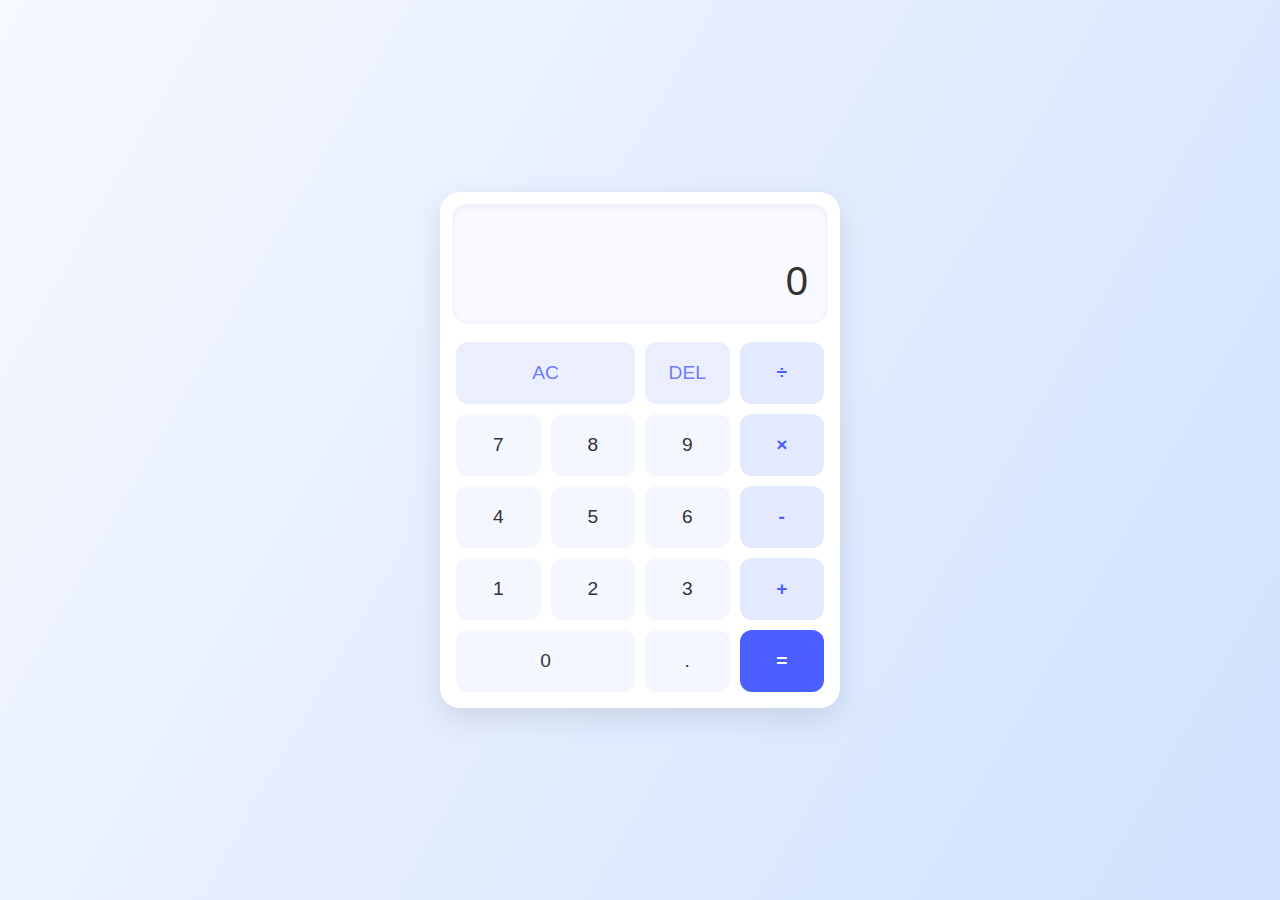
<file: Calculator/index.html>
<!DOCTYPE html>
<html lang="en">
<head>
    <meta charset="UTF-8">
    <meta name="viewport" content="width=device-width, initial-scale=1.0">
    <title>Modern Calculator</title>
    <link rel="stylesheet" href="styles.css">
</head>
<body>
    <div class="calculator-container">
        <div class="calculator">
            <div class="display">
                <div class="previous-operand" id="previous-operand"></div>
                <div class="current-operand" id="current-operand">0</div>
            </div>
            <button class="span-two operation-top" id="clear">AC</button>
            <button class="operation-top" id="delete">DEL</button>
            <button class="operation" data-operation="÷">÷</button>
            <button class="number" data-number="7">7</button>
            <button class="number" data-number="8">8</button>
            <button class="number" data-number="9">9</button>
            <button class="operation" data-operation="×">×</button>
            <button class="number" data-number="4">4</button>
            <button class="number" data-number="5">5</button>
            <button class="number" data-number="6">6</button>
            <button class="operation" data-operation="-">-</button>
            <button class="number" data-number="1">1</button>
            <button class="number" data-number="2">2</button>
            <button class="number" data-number="3">3</button>
            <button class="operation" data-operation="+">+</button>
            <button class="number span-two" data-number="0">0</button>
            <button class="number" data-number=".">.</button>
            <button class="equals" id="equals">=</button>
        </div>
    </div>
    <script src="script.js"></script>
</body>
</html>
</file>
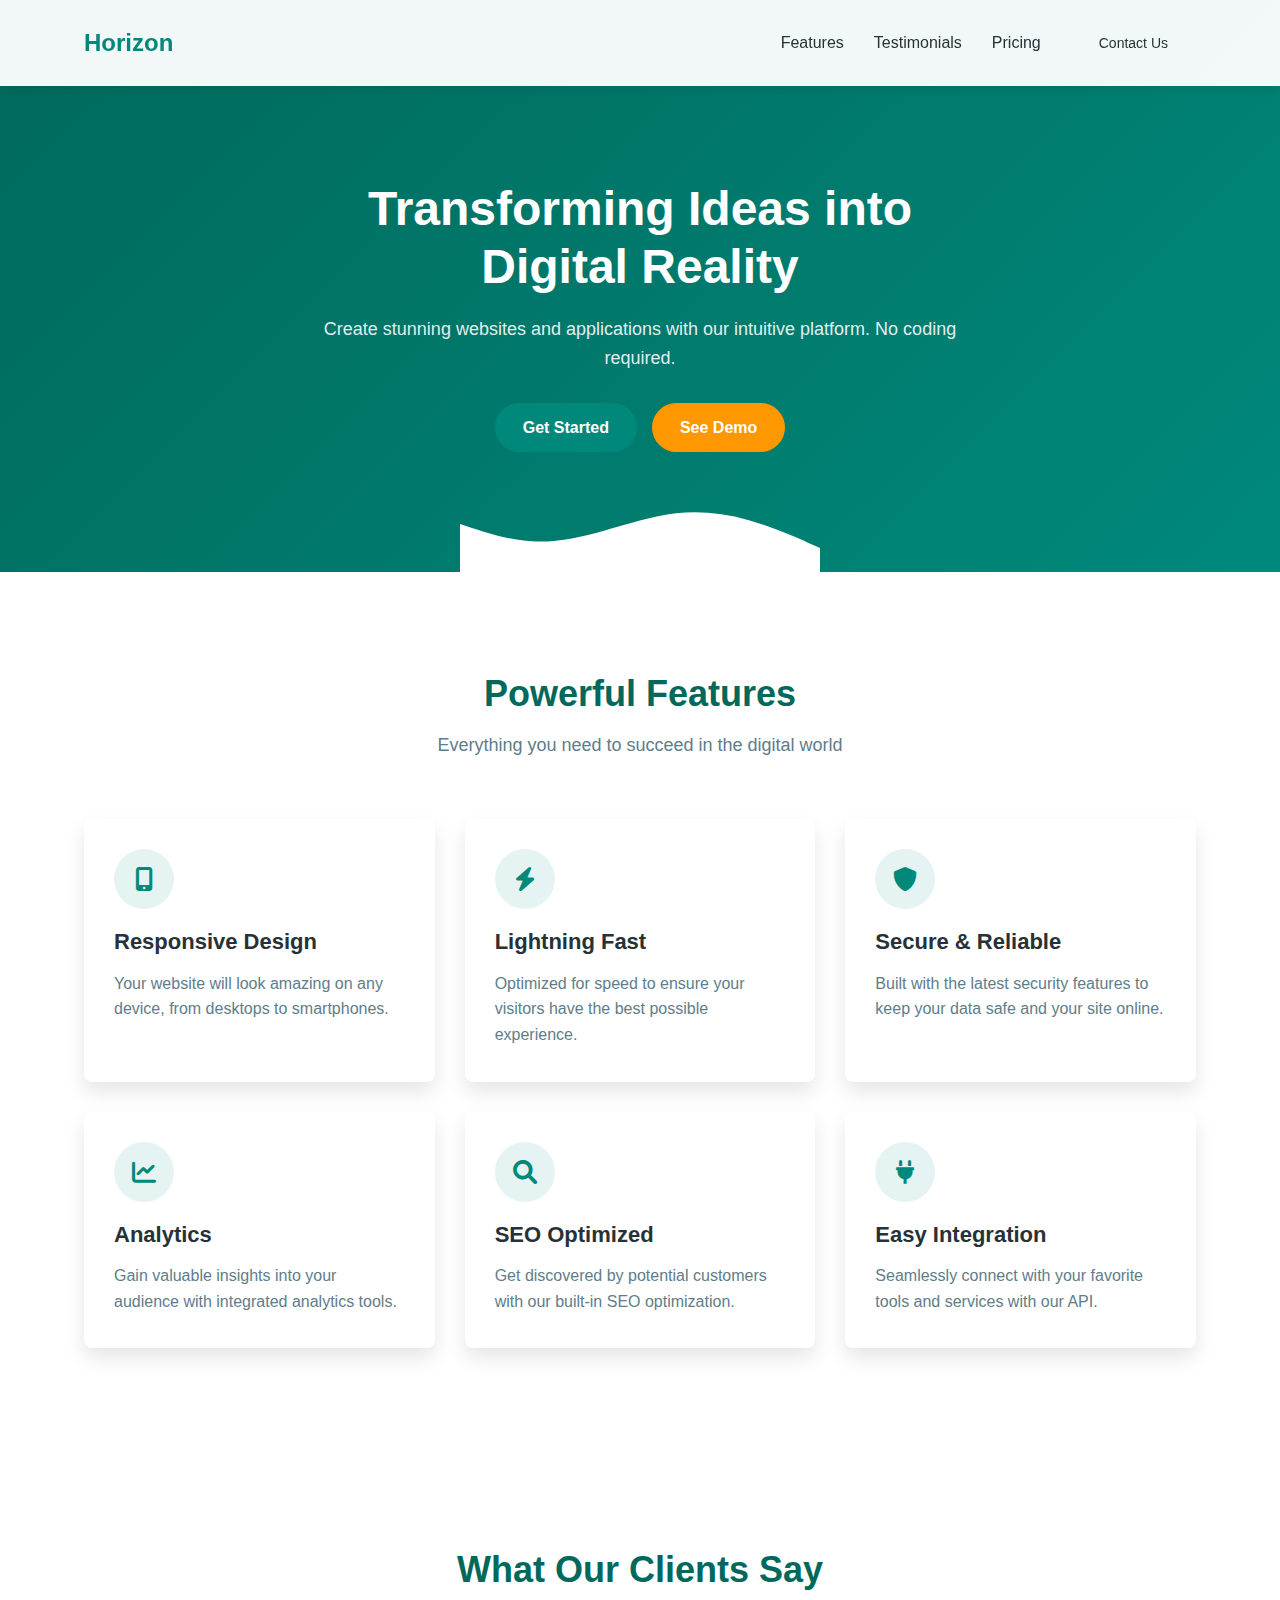
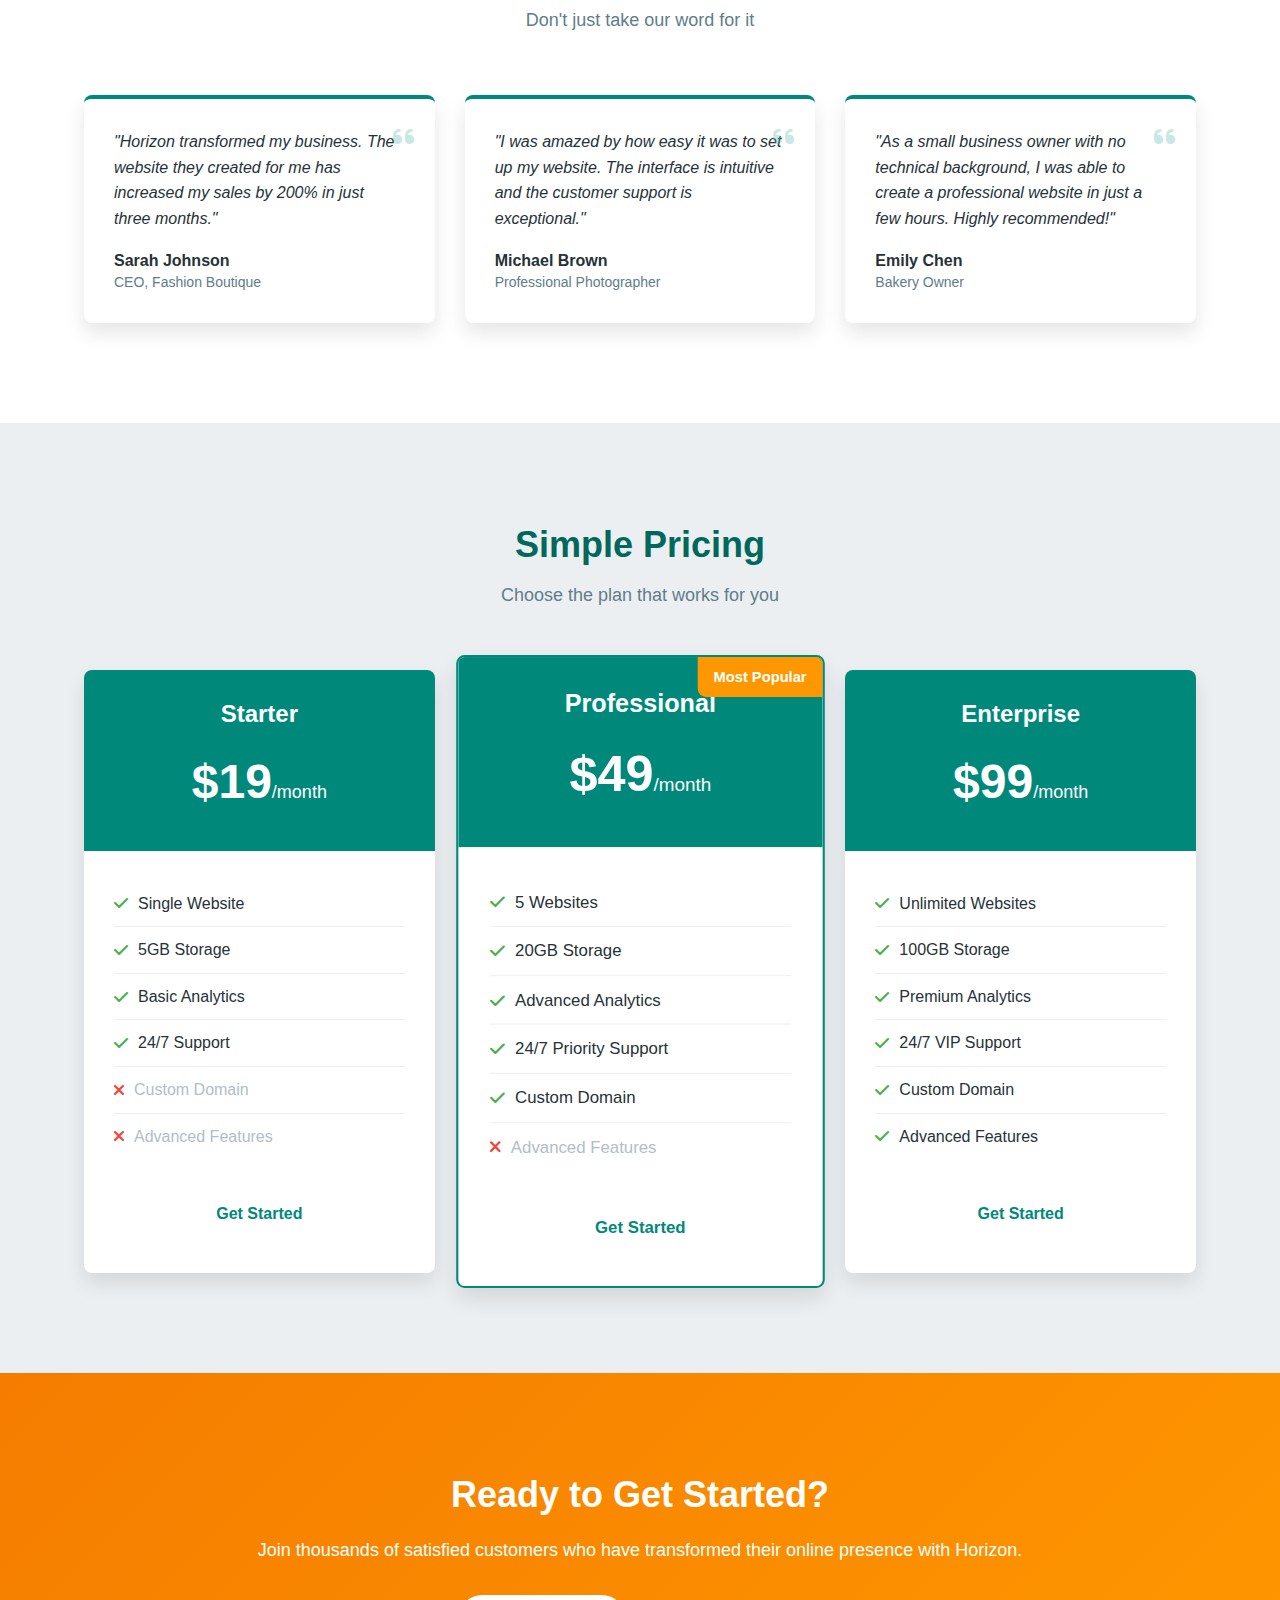
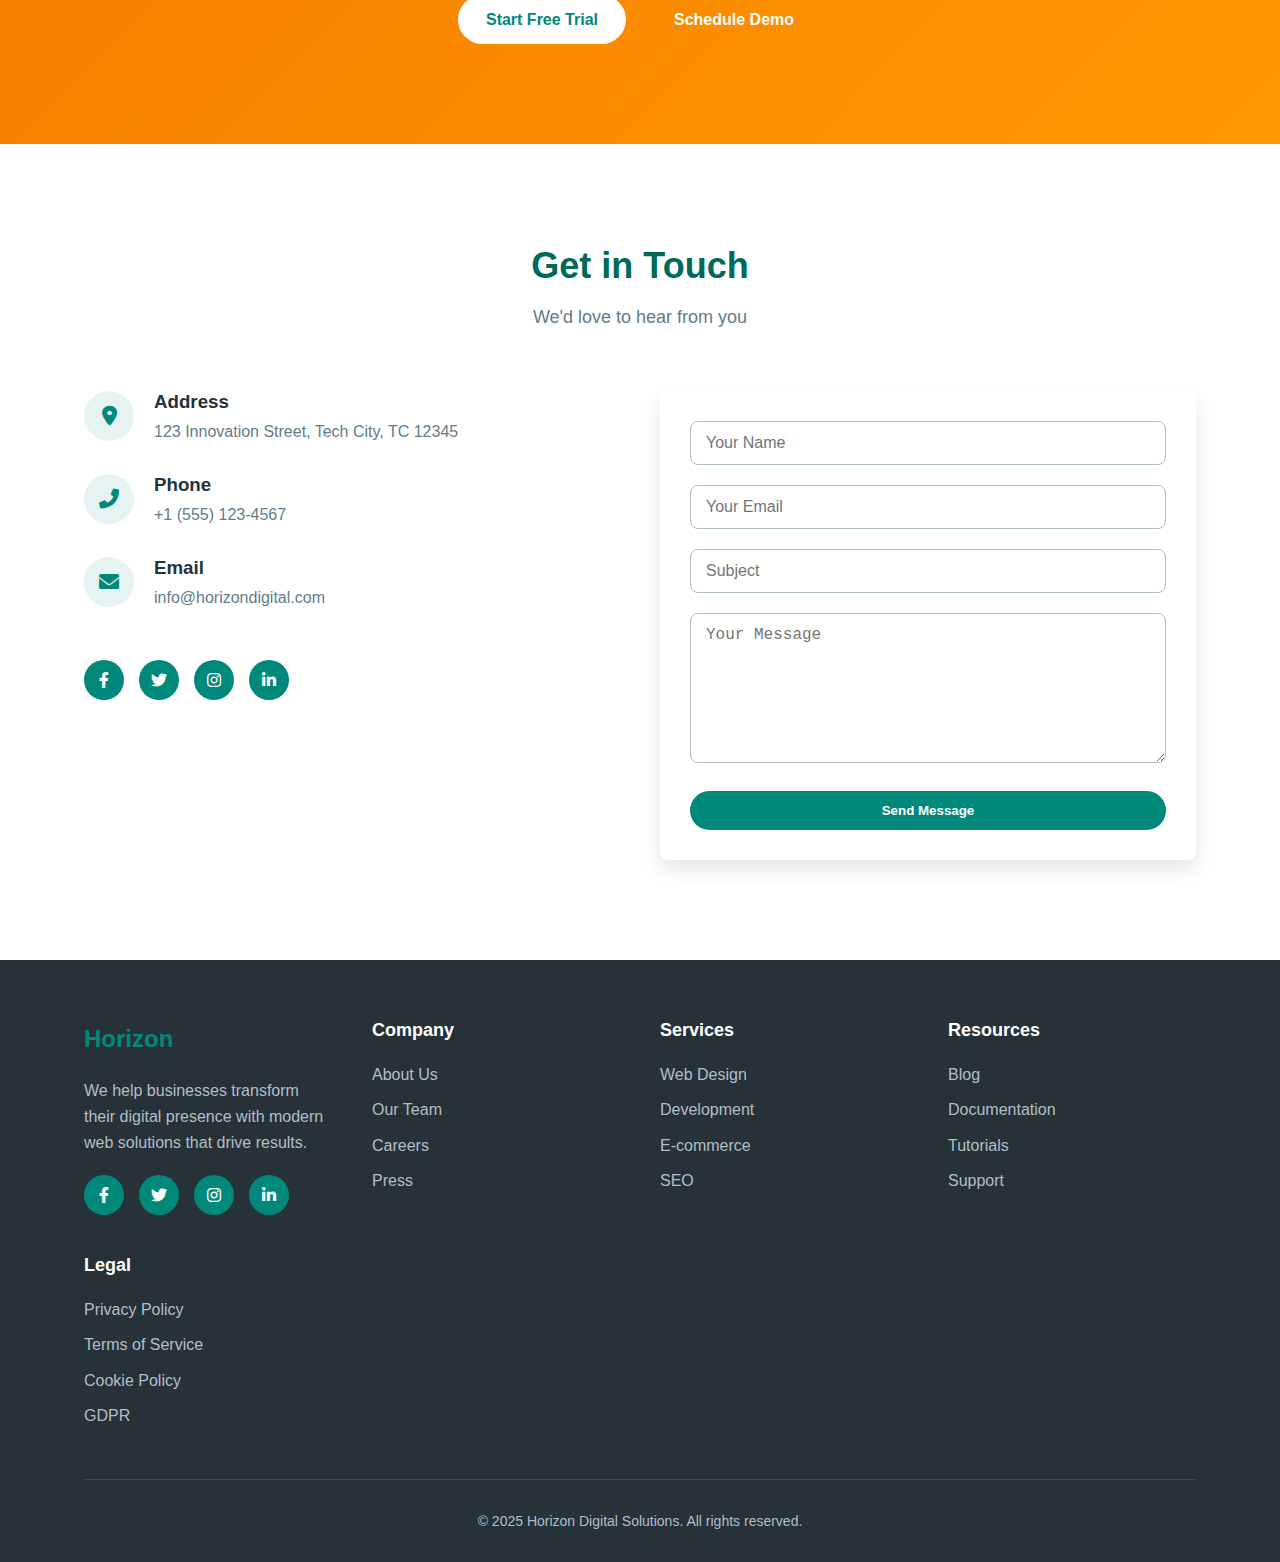
<file: Landing page/index.html>
<!DOCTYPE html>
<html lang="en">
<head>
    <meta charset="UTF-8">
    <meta name="viewport" content="width=device-width, initial-scale=1.0">
    <title>Horizon - Digital Solutions</title>
    <link rel="stylesheet" href="styles.css">
    <link rel="stylesheet" href="https://cdnjs.cloudflare.com/ajax/libs/font-awesome/6.0.0-beta3/css/all.min.css">
</head>
<body>
    <!-- Header Section -->
    <header>
        <div class="container">
            <nav>
                <div class="logo">Horizon</div>
                <ul class="nav-links">
                    <li><a href="#features">Features</a></li>
                    <li><a href="#testimonials">Testimonials</a></li>
                    <li><a href="#pricing">Pricing</a></li>
                    <li><a href="#contact" class="btn btn-small">Contact Us</a></li>
                </ul>
                <div class="menu-toggle">
                    <i class="fas fa-bars"></i>
                </div>
            </nav>
        </div>
    </header>

    <!-- Hero Section -->
    <section class="hero">
        <div class="container">
            <div class="hero-content">
                <h1>Transforming Ideas into Digital Reality</h1>
                <p>Create stunning websites and applications with our intuitive platform. No coding required.</p>
                <div class="hero-buttons">
                    <a href="#" class="btn btn-primary">Get Started</a>
                    <a href="#" class="btn btn-secondary">See Demo</a>
                </div>
            </div>
        </div>
        <div class="wave-divider">
            <svg xmlns="http://www.w3.org/2000/svg" viewBox="0 0 1440 320">
                <path fill="#ffffff" fill-opacity="1" d="M0,128L48,144C96,160,192,192,288,197.3C384,203,480,181,576,154.7C672,128,768,96,864,85.3C960,75,1056,85,1152,112C1248,139,1344,181,1392,202.7L1440,224L1440,320L1392,320C1344,320,1248,320,1152,320C1056,320,960,320,864,320C768,320,672,320,576,320C480,320,384,320,288,320C192,320,96,320,48,320L0,320Z"></path>
            </svg>
        </div>
    </section>

    <!-- Features Section -->
    <section class="features" id="features">
        <div class="container">
            <div class="section-header">
                <h2 class="section-title">Powerful Features</h2>
                <p class="section-subtitle">Everything you need to succeed in the digital world</p>
            </div>
            <div class="features-grid">
                <div class="feature-card">
                    <div class="feature-icon">
                        <i class="fas fa-mobile-alt"></i>
                    </div>
                    <h3>Responsive Design</h3>
                    <p>Your website will look amazing on any device, from desktops to smartphones.</p>
                </div>
                <div class="feature-card">
                    <div class="feature-icon">
                        <i class="fas fa-bolt"></i>
                    </div>
                    <h3>Lightning Fast</h3>
                    <p>Optimized for speed to ensure your visitors have the best possible experience.</p>
                </div>
                <div class="feature-card">
                    <div class="feature-icon">
                        <i class="fas fa-shield-alt"></i>
                    </div>
                    <h3>Secure & Reliable</h3>
                    <p>Built with the latest security features to keep your data safe and your site online.</p>
                </div>
                <div class="feature-card">
                    <div class="feature-icon">
                        <i class="fas fa-chart-line"></i>
                    </div>
                    <h3>Analytics</h3>
                    <p>Gain valuable insights into your audience with integrated analytics tools.</p>
                </div>
                <div class="feature-card">
                    <div class="feature-icon">
                        <i class="fas fa-search"></i>
                    </div>
                    <h3>SEO Optimized</h3>
                    <p>Get discovered by potential customers with our built-in SEO optimization.</p>
                </div>
                <div class="feature-card">
                    <div class="feature-icon">
                        <i class="fas fa-plug"></i>
                    </div>
                    <h3>Easy Integration</h3>
                    <p>Seamlessly connect with your favorite tools and services with our API.</p>
                </div>
            </div>
        </div>
    </section>

    <!-- Testimonials Section -->
    <section class="testimonials" id="testimonials">
        <div class="container">
            <div class="section-header">
                <h2 class="section-title">What Our Clients Say</h2>
                <p class="section-subtitle">Don't just take our word for it</p>
            </div>
            <div class="testimonial-grid">
                <div class="testimonial-card">
                    <div class="testimonial-quote">
                        <i class="fas fa-quote-left"></i>
                    </div>
                    <p class="testimonial-text">"Horizon transformed my business. The website they created for me has increased my sales by 200% in just three months."</p>
                    <div class="testimonial-author">
                        <div class="author-info">
                            <h4>Sarah Johnson</h4>
                            <p>CEO, Fashion Boutique</p>
                        </div>
                    </div>
                </div>
                <div class="testimonial-card">
                    <div class="testimonial-quote">
                        <i class="fas fa-quote-left"></i>
                    </div>
                    <p class="testimonial-text">"I was amazed by how easy it was to set up my website. The interface is intuitive and the customer support is exceptional."</p>
                    <div class="testimonial-author">
                        <div class="author-info">
                            <h4>Michael Brown</h4>
                            <p>Professional Photographer</p>
                        </div>
                    </div>
                </div>
                <div class="testimonial-card">
                    <div class="testimonial-quote">
                        <i class="fas fa-quote-left"></i>
                    </div>
                    <p class="testimonial-text">"As a small business owner with no technical background, I was able to create a professional website in just a few hours. Highly recommended!"</p>
                    <div class="testimonial-author">
                        <div class="author-info">
                            <h4>Emily Chen</h4>
                            <p>Bakery Owner</p>
                        </div>
                    </div>
                </div>
            </div>
        </div>
    </section>

    <!-- Pricing Section -->
    <section class="pricing" id="pricing">
        <div class="container">
            <div class="section-header">
                <h2 class="section-title">Simple Pricing</h2>
                <p class="section-subtitle">Choose the plan that works for you</p>
            </div>
            <div class="pricing-grid">
                <div class="pricing-card">
                    <div class="pricing-header">
                        <h3>Starter</h3>
                        <div class="price">$19<span>/month</span></div>
                    </div>
                    <ul class="pricing-features">
                        <li><i class="fas fa-check"></i> Single Website</li>
                        <li><i class="fas fa-check"></i> 5GB Storage</li>
                        <li><i class="fas fa-check"></i> Basic Analytics</li>
                        <li><i class="fas fa-check"></i> 24/7 Support</li>
                        <li class="disabled"><i class="fas fa-times"></i> Custom Domain</li>
                        <li class="disabled"><i class="fas fa-times"></i> Advanced Features</li>
                    </ul>
                    <a href="#" class="btn btn-block">Get Started</a>
                </div>
                <div class="pricing-card popular">
                    <div class="popular-badge">Most Popular</div>
                    <div class="pricing-header">
                        <h3>Professional</h3>
                        <div class="price">$49<span>/month</span></div>
                    </div>
                    <ul class="pricing-features">
                        <li><i class="fas fa-check"></i> 5 Websites</li>
                        <li><i class="fas fa-check"></i> 20GB Storage</li>
                        <li><i class="fas fa-check"></i> Advanced Analytics</li>
                        <li><i class="fas fa-check"></i> 24/7 Priority Support</li>
                        <li><i class="fas fa-check"></i> Custom Domain</li>
                        <li class="disabled"><i class="fas fa-times"></i> Advanced Features</li>
                    </ul>
                    <a href="#" class="btn btn-block">Get Started</a>
                </div>
                <div class="pricing-card">
                    <div class="pricing-header">
                        <h3>Enterprise</h3>
                        <div class="price">$99<span>/month</span></div>
                    </div>
                    <ul class="pricing-features">
                        <li><i class="fas fa-check"></i> Unlimited Websites</li>
                        <li><i class="fas fa-check"></i> 100GB Storage</li>
                        <li><i class="fas fa-check"></i> Premium Analytics</li>
                        <li><i class="fas fa-check"></i> 24/7 VIP Support</li>
                        <li><i class="fas fa-check"></i> Custom Domain</li>
                        <li><i class="fas fa-check"></i> Advanced Features</li>
                    </ul>
                    <a href="#" class="btn btn-block">Get Started</a>
                </div>
            </div>
        </div>
    </section>

    <!-- CTA Section -->
    <section class="cta">
        <div class="container">
            <div class="cta-content">
                <h2>Ready to Get Started?</h2>
                <p>Join thousands of satisfied customers who have transformed their online presence with Horizon.</p>
                <div class="cta-buttons">
                    <a href="#" class="btn btn-light">Start Free Trial</a>
                    <a href="#" class="btn btn-outline">Schedule Demo</a>
                </div>
            </div>
        </div>
    </section>

    <!-- Contact Section -->
    <section class="contact" id="contact">
        <div class="container">
            <div class="section-header">
                <h2 class="section-title">Get in Touch</h2>
                <p class="section-subtitle">We'd love to hear from you</p>
            </div>
            <div class="contact-wrapper">
                <div class="contact-info">
                    <div class="contact-item">
                        <div class="contact-icon">
                            <i class="fas fa-map-marker-alt"></i>
                        </div>
                        <div>
                            <h3>Address</h3>
                            <p>123 Innovation Street, Tech City, TC 12345</p>
                        </div>
                    </div>
                    <div class="contact-item">
                        <div class="contact-icon">
                            <i class="fas fa-phone-alt"></i>
                        </div>
                        <div>
                            <h3>Phone</h3>
                            <p>+1 (555) 123-4567</p>
                        </div>
                    </div>
                    <div class="contact-item">
                        <div class="contact-icon">
                            <i class="fas fa-envelope"></i>
                        </div>
                        <div>
                            <h3>Email</h3>
                            <p>info@horizondigital.com</p>
                        </div>
                    </div>
                    <div class="social-links">
                        <a href="#"><i class="fab fa-facebook-f"></i></a>
                        <a href="#"><i class="fab fa-twitter"></i></a>
                        <a href="#"><i class="fab fa-instagram"></i></a>
                        <a href="#"><i class="fab fa-linkedin-in"></i></a>
                    </div>
                </div>
                <div class="contact-form">
                    <form>
                        <div class="form-group">
                            <input type="text" placeholder="Your Name" required>
                        </div>
                        <div class="form-group">
                            <input type="email" placeholder="Your Email" required>
                        </div>
                        <div class="form-group">
                            <input type="text" placeholder="Subject">
                        </div>
                        <div class="form-group">
                            <textarea placeholder="Your Message" rows="5" required></textarea>
                        </div>
                        <button type="submit" class="btn btn-primary">Send Message</button>
                    </form>
                </div>
            </div>
        </div>
    </section>

    <!-- Footer -->
    <footer>
        <div class="container">
            <div class="footer-content">
                <div class="footer-section">
                    <div class="logo">Horizon</div>
                    <p>We help businesses transform their digital presence with modern web solutions that drive results.</p>
                    <div class="social-links">
                        <a href="#"><i class="fab fa-facebook-f"></i></a>
                        <a href="#"><i class="fab fa-twitter"></i></a>
                        <a href="#"><i class="fab fa-instagram"></i></a>
                        <a href="#"><i class="fab fa-linkedin-in"></i></a>
                    </div>
                </div>
                <div class="footer-section">
                    <h3>Company</h3>
                    <ul>
                        <li><a href="#">About Us</a></li>
                        <li><a href="#">Our Team</a></li>
                        <li><a href="#">Careers</a></li>
                        <li><a href="#">Press</a></li>
                    </ul>
                </div>
                <div class="footer-section">
                    <h3>Services</h3>
                    <ul>
                        <li><a href="#">Web Design</a></li>
                        <li><a href="#">Development</a></li>
                        <li><a href="#">E-commerce</a></li>
                        <li><a href="#">SEO</a></li>
                    </ul>
                </div>
                <div class="footer-section">
                    <h3>Resources</h3>
                    <ul>
                        <li><a href="#">Blog</a></li>
                        <li><a href="#">Documentation</a></li>
                        <li><a href="#">Tutorials</a></li>
                        <li><a href="#">Support</a></li>
                    </ul>
                </div>
                <div class="footer-section">
                    <h3>Legal</h3>
                    <ul>
                        <li><a href="#">Privacy Policy</a></li>
                        <li><a href="#">Terms of Service</a></li>
                        <li><a href="#">Cookie Policy</a></li>
                        <li><a href="#">GDPR</a></li>
                    </ul>
                </div>
            </div>
            <div class="footer-bottom">
                <p>&copy; 2025 Horizon Digital Solutions. All rights reserved.</p>
            </div>
        </div>
    </footer>
    
    <script src="script.js"></script>
</body>
</html>
</file>
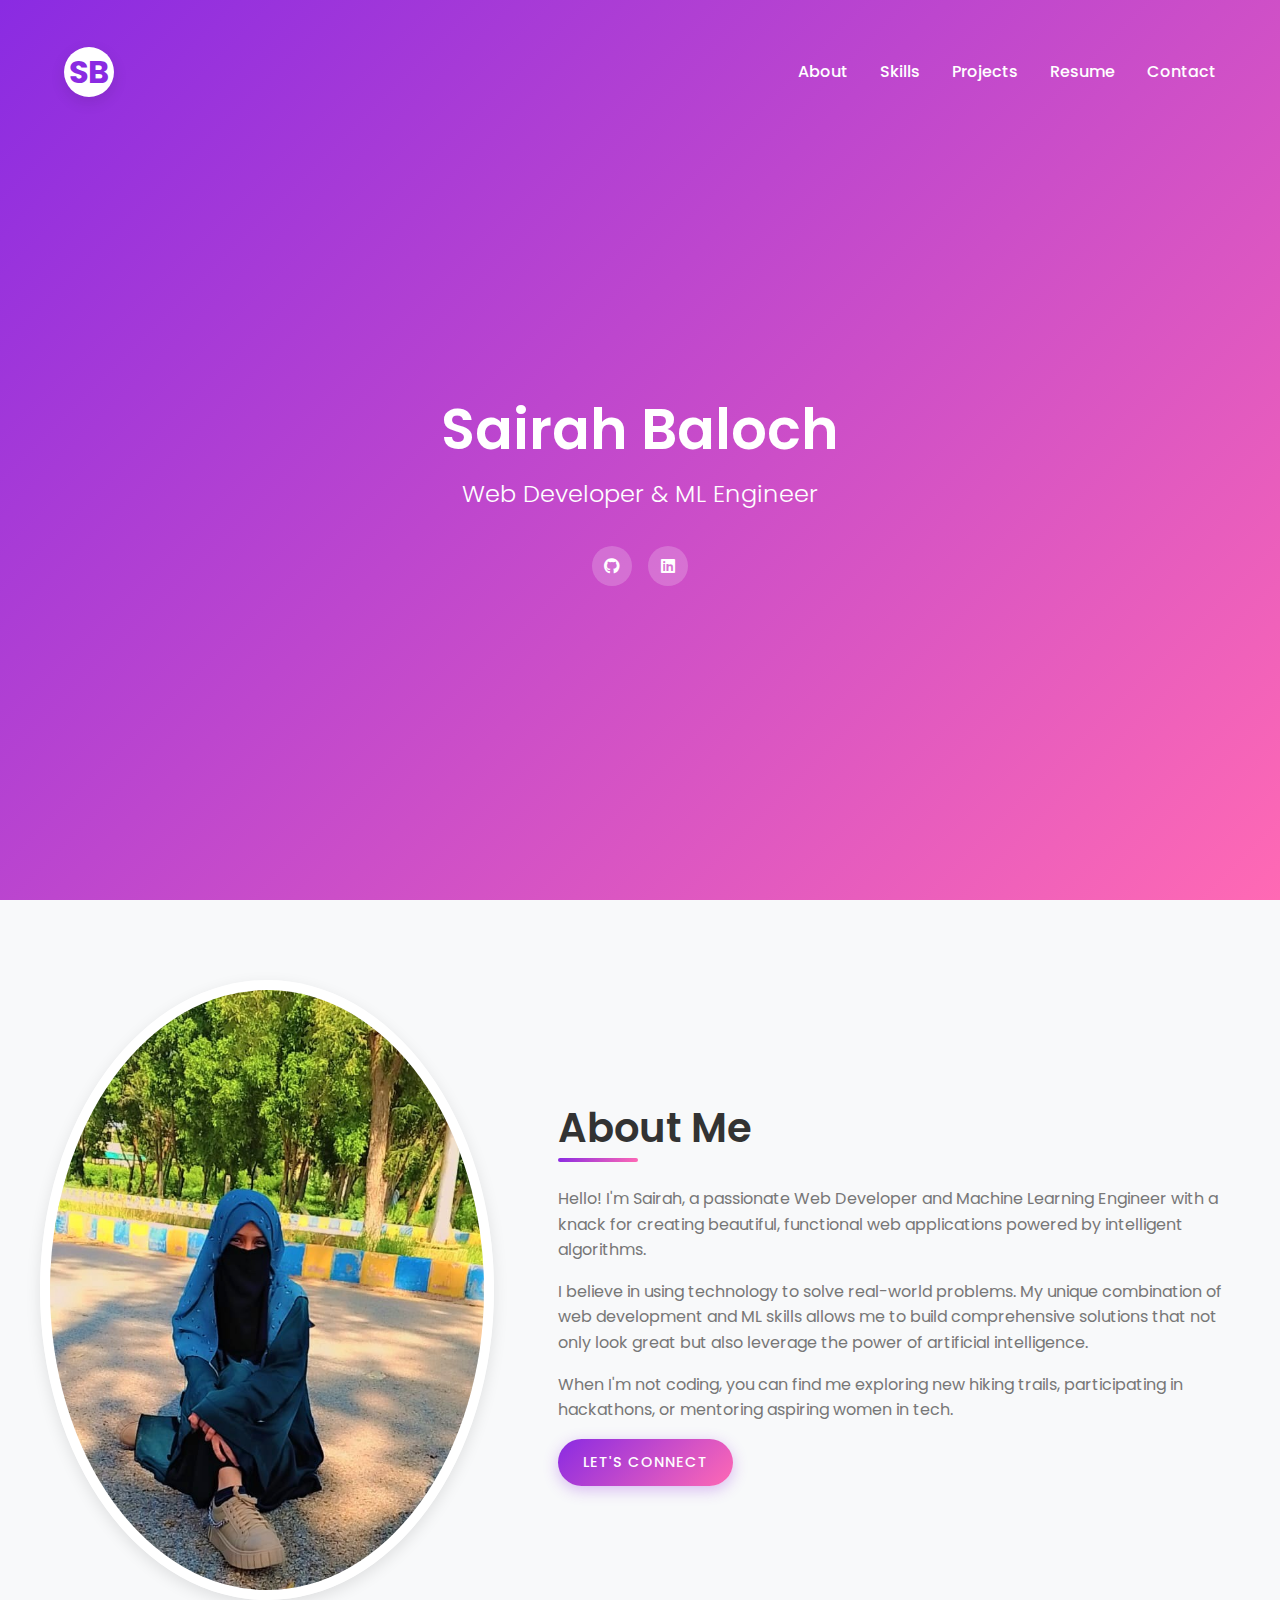
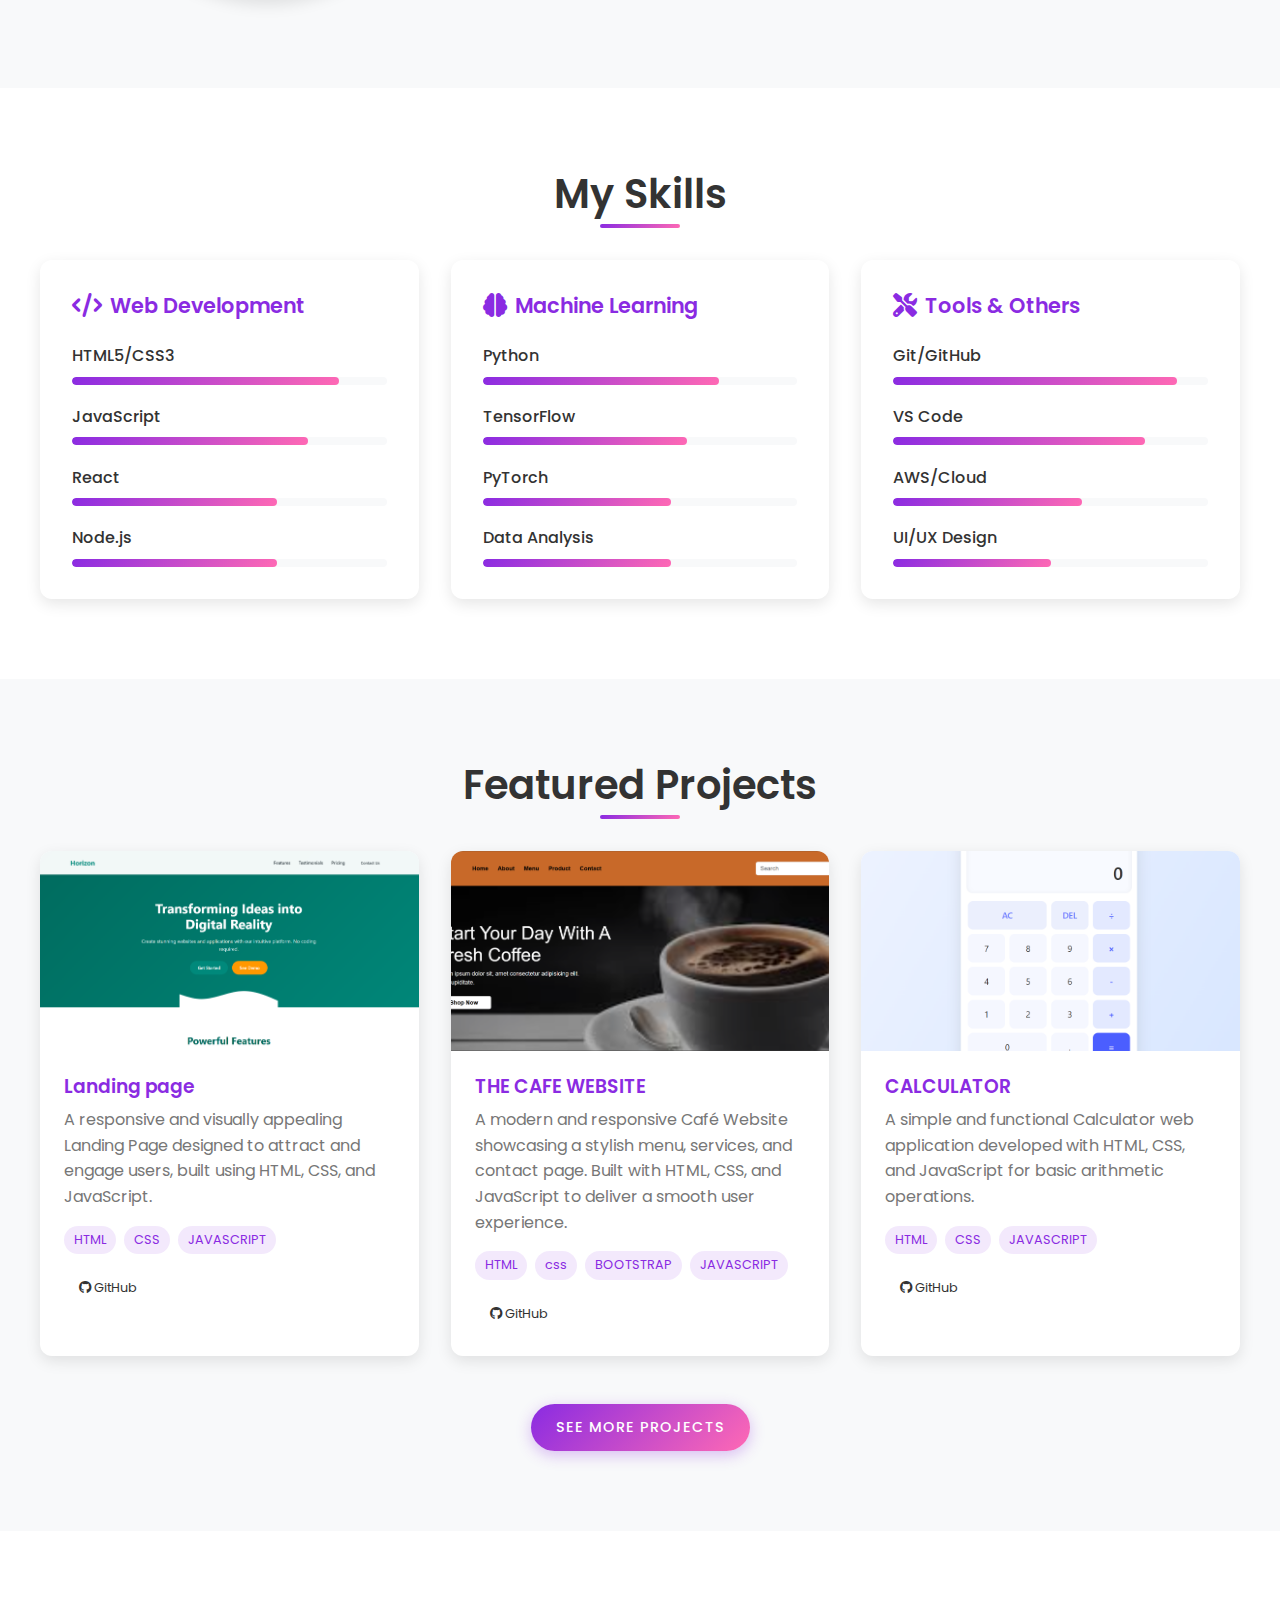
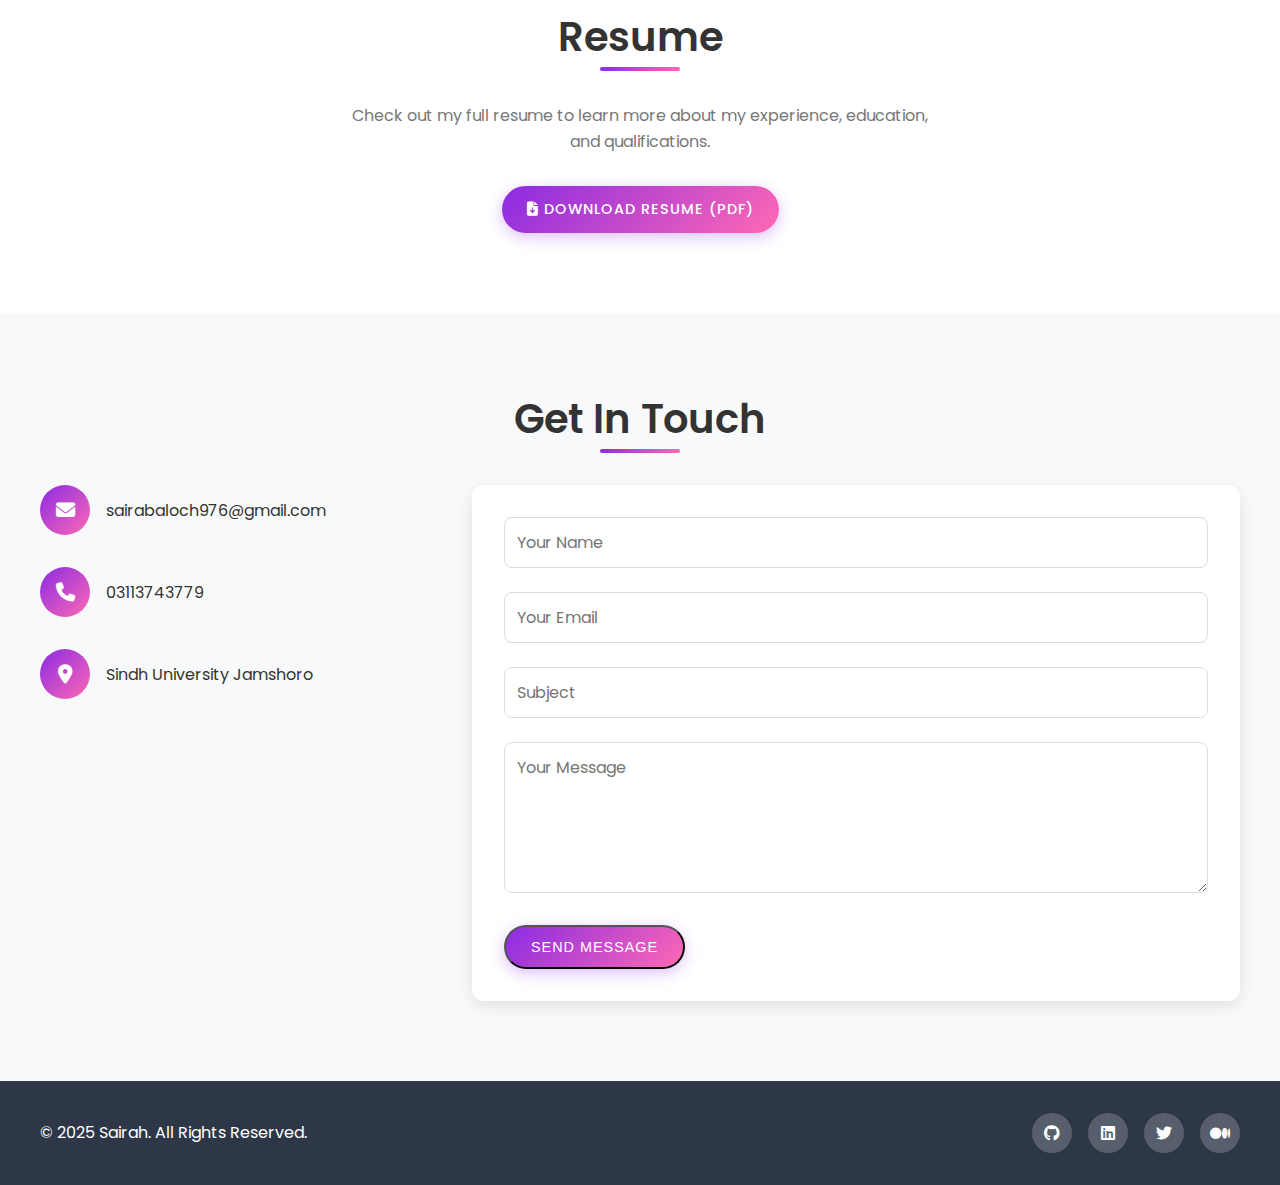
<file: Portfolio/index.html>
<!DOCTYPE html>
<html lang="en">
<head>
    <meta charset="UTF-8">
    <meta name="viewport" content="width=device-width, initial-scale=1.0">
    <title>Web Developer & ML Engineer Portfolio</title>
    <link rel="stylesheet" href="styles.css">
    <link rel="stylesheet" href="https://cdnjs.cloudflare.com/ajax/libs/font-awesome/6.1.1/css/all.min.css">
    <link href="https://fonts.googleapis.com/css2?family=Poppins:wght@300;400;500;600;700&display=swap" rel="stylesheet">
</head>
<body>
    <header>
        <nav>
            <div class="logo">SB</div>
            <ul class="nav-links">
                <li><a href="#about">About</a></li>
                <li><a href="#skills">Skills</a></li>
                <li><a href="#projects">Projects</a></li>
                <li><a href="#resume">Resume</a></li>
                <li><a href="#contact">Contact</a></li>
            </ul>
        </nav>
        <div class="header-content">
            <h1>Sairah Baloch</h1>
            <p class="tagline">Web Developer & ML Engineer</p>
            <div class="social-icons">
                <a href="https://github.com/Saira7972" class="social-icon"><i class="fab fa-github"></i></a>
                <a href="https://www.linkedin.com/in/sairah-baloch?utm_source=share&utm_campaign=share_via&utm_content=profile&utm_medium=android_app" class="social-icon"><i class="fab fa-linkedin"></i></a>
            </div>
        </div>
    </header>

    <section id="about" class="about-section">
        <div class="about-container">
            <div class="about-image">
                <img src="images/image.jpg" alt="Sairah Baloch">
            </div>
            <div class="about-content">
                <h2>About Me</h2>
                <p>Hello! I'm Sairah, a passionate Web Developer and Machine Learning Engineer with a knack for creating beautiful, functional web applications powered by intelligent algorithms.</p>
                <p>I believe in using technology to solve real-world problems. My unique combination of web development and ML skills allows me to build comprehensive solutions that not only look great but also leverage the power of artificial intelligence.</p>
                <p>When I'm not coding, you can find me exploring new hiking trails, participating in hackathons, or mentoring aspiring women in tech.</p>
                <a href="#contact" class="btn">Let's Connect</a>
            </div>
        </div>
    </section>

    <section id="skills" class="skills-section">
        <h2>My Skills</h2>
        <div class="skills-container">
            <div class="skill-category">
                <h3><i class="fas fa-code"></i> Web Development</h3>
                <div class="skill-items">
                    <div class="skill-item">
                        <span>HTML5/CSS3</span>
                        <div class="skill-bar"><div class="skill-progress" style="width: 85%"></div></div>
                    </div>
                    <div class="skill-item">
                        <span>JavaScript</span>
                        <div class="skill-bar"><div class="skill-progress" style="width: 75%"></div></div>
                    </div>
                    <div class="skill-item">
                        <span>React</span>
                        <div class="skill-bar"><div class="skill-progress" style="width: 65%"></div></div>
                    </div>
                    <div class="skill-item">
                        <span>Node.js</span>
                        <div class="skill-bar"><div class="skill-progress" style="width: 65%"></div></div>
                    </div>
                </div>
            </div>
            <div class="skill-category">
                <h3><i class="fas fa-brain"></i> Machine Learning</h3>
                <div class="skill-items">
                    <div class="skill-item">
                        <span>Python</span>
                        <div class="skill-bar"><div class="skill-progress" style="width: 75%"></div></div>
                    </div>
                    <div class="skill-item">
                        <span>TensorFlow</span>
                        <div class="skill-bar"><div class="skill-progress" style="width: 65%"></div></div>
                    </div>
                    <div class="skill-item">
                        <span>PyTorch</span>
                        <div class="skill-bar"><div class="skill-progress" style="width: 60%"></div></div>
                    </div>
                    <div class="skill-item">
                        <span>Data Analysis</span>
                        <div class="skill-bar"><div class="skill-progress" style="width: 60%"></div></div>
                    </div>
                </div>
            </div>
            <div class="skill-category">
                <h3><i class="fas fa-tools"></i> Tools & Others</h3>
                <div class="skill-items">
                    <div class="skill-item">
                        <span>Git/GitHub</span>
                        <div class="skill-bar"><div class="skill-progress" style="width: 90%"></div></div>
                    </div>
                    <div class="skill-item">
                        <span>VS Code</span>
                        <div class="skill-bar"><div class="skill-progress" style="width: 80%"></div></div>
                    </div>
                    <div class="skill-item">
                        <span>AWS/Cloud</span>
                        <div class="skill-bar"><div class="skill-progress" style="width: 60%"></div></div>
                    </div>
                    <div class="skill-item">
                        <span>UI/UX Design</span>
                        <div class="skill-bar"><div class="skill-progress" style="width: 50%"></div></div>
                    </div>
                </div>
            </div>
        </div>
    </section>

    <section id="projects" class="projects-section">
        <h2>Featured Projects</h2>
        <div class="projects-container">
            <div class="project-card">
                <div class="project-image">
                    <img src="images/Landing page.png" alt="landing page">
                </div>
                <div class="project-content">
                    <h3>Landing page</h3>
                    <p>A responsive and visually appealing Landing Page designed to attract and engage users, built using HTML, CSS, and JavaScript.</p>
                    <div class="project-tech">
                        <span>HTML</span>
                        <span>CSS</span>
                        <span>JAVASCRIPT</span>
                    </div>
                    <div class="project-links">
                        <a href="https://github.com/Saira7972/CODESOFT" class="btn-small"><i class="fab fa-github"></i> GitHub</a>
                    </div>
                </div>
            </div>
            
            <div class="project-card">
                <div class="project-image">
                    <img src="images/cafe.png" alt="CAFE WEBSITE">
                </div>
                <div class="project-content">
                    <h3>THE CAFE WEBSITE</h3>
                    <p>A modern and responsive Café Website showcasing a stylish menu, services, and contact page. Built with HTML, CSS, and JavaScript to deliver a smooth user experience.</p>
                    <div class="project-tech">
                        <span>HTML</span>
                        <span>css</span>
                        <span>BOOTSTRAP</span>
                        <span>JAVASCRIPT</span>
                    </div>
                    <div class="project-links">
                        <a href="https://github.com/Saira7972/Cafe-Website" class="btn-small"><i class="fab fa-github"></i> GitHub</a>
                    </div>
                </div>
            </div>
            
            <div class="project-card">
                <div class="project-image">
                    <img src="images/calculator.png" alt="calculator">
                </div>
                <div class="project-content">
                    <h3>CALCULATOR</h3>
                    <p>A simple and functional Calculator web application developed with HTML, CSS, and JavaScript for basic arithmetic operations.</p>
                    <div class="project-tech">
                        <span>HTML</span>
                        <span>CSS</span>
                        <span>JAVASCRIPT</span>
                    </div>
                    <div class="project-links">
                        <a href="https://github.com/Saira7972/CODESOFT" class="btn-small"><i class="fab fa-github"></i> GitHub</a>
                    </div>
                </div>
            </div>
        </div>
        <div class="see-more">
            <a href="https://github.com/Saira7972" class="btn">See More Projects</a>
        </div>
    </section>

    <section id="resume" class="resume-section">
        <h2>Resume</h2>
        <div class="resume-content">
            <p>Check out my full resume to learn more about my experience, education, and qualifications.</p>
            <a href="https://www.canva.com/design/DAGlwGPL_Vw/ydThYl55ReYRrxUx-JfGew/edit?utm_content=DAGlwGPL_Vw&utm_campaign=designshare&utm_medium=link2&utm_source=sharebutton" class="btn"><i class="fas fa-file-download"></i> Download Resume (PDF)</a>
        </div>
    </section>

    <section id="contact" class="contact-section">
        <h2>Get In Touch</h2>
        <div class="contact-container">
            <div class="contact-info">
                <div class="contact-item">
                    <i class="fas fa-envelope"></i>
                    <p>sairabaloch976@gmail.com</p>
                </div>
                <div class="contact-item">
                    <i class="fas fa-phone"></i>
                    <p>03113743779</p>
                </div>
                <div class="contact-item">
                    <i class="fas fa-map-marker-alt"></i>
                    <p>Sindh University Jamshoro</p>
                </div>
            </div>
            <div class="contact-form">
                <form>
                    <div class="form-group">
                        <input type="text" placeholder="Your Name" required>
                    </div>
                    <div class="form-group">
                        <input type="email" placeholder="Your Email" required>
                    </div>
                    <div class="form-group">
                        <input type="text" placeholder="Subject">
                    </div>
                    <div class="form-group">
                        <textarea placeholder="Your Message" rows="5" required></textarea>
                    </div>
                    <button type="submit" class="btn">Send Message</button>
                </form>
            </div>
        </div>
    </section>

    <footer>
        <div class="footer-content">
            <p>&copy; 2025 Sairah. All Rights Reserved.</p>
            <div class="social-icons">
                <a href="https://github.com/Saira7972" class="social-icon"><i class="fab fa-github"></i></a>
                <a href="https://www.linkedin.com/in/sairah-baloch?utm_source=share&utm_campaign=share_via&utm_content=profile&utm_medium=android_app" class="social-icon"><i class="fab fa-linkedin"></i></a>
                <a href="#" class="social-icon"><i class="fab fa-twitter"></i></a>
                <a href="#" class="social-icon"><i class="fab fa-medium"></i></a>
            </div>
        </div>
    </footer>
</body>
</html>
</file>
<file: Calculator/styles.css>
*, *::before, *::after {
    box-sizing: border-box;
    font-family: 'Segoe UI', Tahoma, Geneva, Verdana, sans-serif;
    font-weight: normal;
}

body {
    padding: 0;
    margin: 0;
    background: linear-gradient(120deg, #f6f8ff, #d0e2ff);
    height: 100vh;
    display: flex;
    justify-content: center;
    align-items: center;
}

.calculator-container {
    box-shadow: 0 10px 30px rgba(0, 0, 0, 0.1);
    border-radius: 20px;
    overflow: hidden;
    max-width: 400px;
    width: 100%;
}

.calculator {
    background-color: #ffffff;
    display: grid;
    grid-template-columns: repeat(4, 1fr);
    grid-gap: 2px;
    padding: 12px;
    border-radius: 20px;
}

.display {
    grid-column: 1 / -1;
    background-color: #f8faff;
    display: flex;
    align-items: flex-end;
    justify-content: space-between;
    flex-direction: column;
    padding: 20px;
    margin-bottom: 12px;
    min-height: 120px;
    border-radius: 15px;
    box-shadow: inset 0 2px 10px rgba(0, 0, 0, 0.05);
    word-wrap: break-word;
    word-break: break-all;
}

.previous-operand {
    color: rgba(0, 0, 0, 0.5);
    font-size: 1.2rem;
    min-height: 24px;
}

.current-operand {
    color: #333;
    font-size: 2.5rem;
    font-weight: 500;
}

button {
    cursor: pointer;
    font-size: 1.2rem;
    border: none;
    outline: none;
    background-color: #f5f7ff;
    margin: 4px;
    padding: 20px;
    border-radius: 12px;
    transition: all 0.2s ease;
}

button:hover {
    background-color: #e9efff;
}

button:active {
    transform: scale(0.97);
}

.span-two {
    grid-column: span 2;
}

.operation-top {
    background-color: #ebeffd;
    color: #6d7cff;
    font-weight: 500;
}

.operation {
    background-color: #e3e9ff;
    color: #4b5eff;
    font-weight: bold;
}

.number {
    background-color: #f5f7ff;
    color: #333;
}

.equals {
    background-color: #4b5eff;
    color: white;
    font-weight: bold;
}

.equals:hover {
    background-color: #3a4dff;
}

@media (max-width: 500px) {
    .calculator-container {
        width: 90%;
    }
    
    button {
        padding: 15px;
        font-size: 1rem;
    }
    
    .current-operand {
        font-size: 2rem;
    }
}
</file>
<file: Portfolio/styles.css>
/* Global Styles */
:root {
    --primary-color: #8A2BE2; /* Vibrant purple */
    --secondary-color: #FF69B4; /* Hot pink */
    --accent-color: #1EAEDB; /* Bright blue */
    --background-color: #FFFFFF;
    --text-color: #333333;
    --light-text: #777777;
    --light-bg: #F8F9FA;
    --dark-bg: #2D3748;
    --gradient-bg: linear-gradient(135deg, var(--primary-color), var(--secondary-color));
    --shadow: 0 5px 15px rgba(0, 0, 0, 0.1);
    --border-radius: 12px;
}

* {
    margin: 0;
    padding: 0;
    box-sizing: border-box;
}

body {
    font-family: 'Poppins', sans-serif;
    color: var(--text-color);
    line-height: 1.6;
    overflow-x: hidden;
}

h1, h2, h3 {
    font-weight: 600;
    line-height: 1.3;
}

h2 {
    font-size: 2.5rem;
    text-align: center;
    margin-bottom: 2rem;
    position: relative;
    padding-bottom: 0.5rem;
}

h2::after {
    content: '';
    position: absolute;
    left: 50%;
    bottom: 0;
    transform: translateX(-50%);
    width: 80px;
    height: 4px;
    background: var(--gradient-bg);
    border-radius: 2px;
}

a {
    text-decoration: none;
    color: inherit;
    transition: all 0.3s ease;
}

section {
    padding: 5rem 2rem;
}

.btn {
    display: inline-block;
    background: var(--gradient-bg);
    color: white;
    padding: 12px 25px;
    border-radius: 30px;
    text-transform: uppercase;
    font-size: 0.9rem;
    font-weight: 500;
    letter-spacing: 1px;
    box-shadow: 0 4px 15px rgba(138, 43, 226, 0.3);
    transition: all 0.3s ease;
}

.btn:hover {
    transform: translateY(-3px);
    box-shadow: 0 6px 20px rgba(138, 43, 226, 0.4);
}

.btn-small {
    padding: 8px 15px;
    font-size: 0.8rem;
    margin-right: 10px;
}

/* Header Section */
header {
    background: var(--gradient-bg);
    color: white;
    padding: 2rem 0;
    position: relative;
    overflow: hidden;
    height: 100vh;
    display: flex;
    flex-direction: column;
}

nav {
    display: flex;
    justify-content: space-between;
    align-items: center;
    padding: 0 5%;
    height: 80px;
}

.logo {
    font-size: 2rem;
    font-weight: 700;
    background: white;
    color: var(--primary-color);
    width: 50px;
    height: 50px;
    display: flex;
    align-items: center;
    justify-content: center;
    border-radius: 50%;
    box-shadow: var(--shadow);
}

.nav-links {
    display: flex;
    list-style: none;
}

.nav-links li {
    margin-left: 2rem;
}

.nav-links a {
    color: white;
    font-weight: 500;
    position: relative;
}

.nav-links a::after {
    content: '';
    position: absolute;
    width: 0;
    height: 2px;
    bottom: -5px;
    left: 0;
    background-color: white;
    transition: width 0.3s ease;
}

.nav-links a:hover::after {
    width: 100%;
}

.header-content {
    flex: 1;
    display: flex;
    flex-direction: column;
    justify-content: center;
    align-items: center;
    text-align: center;
    padding: 0 5%;
}

.header-content h1 {
    font-size: 3.5rem;
    margin-bottom: 0.5rem;
}

.tagline {
    font-size: 1.5rem;
    font-weight: 300;
    margin-bottom: 2rem;
}

.social-icons {
    display: flex;
    gap: 1rem;
}

.social-icon {
    width: 40px;
    height: 40px;
    display: flex;
    align-items: center;
    justify-content: center;
    background: rgba(255, 255, 255, 0.2);
    border-radius: 50%;
    transition: all 0.3s ease;
}

.social-icon:hover {
    background: white;
    color: var(--primary-color);
    transform: translateY(-3px);
}

/* About Section */
.about-section {
    background-color: var(--light-bg);
}

.about-container {
    max-width: 1200px;
    margin: 0 auto;
    display: flex;
    align-items: center;
    gap: 4rem;
}

.about-image {
    flex: 1;
    text-align: center;
}

.about-image img {
    border-radius: 50%;
    box-shadow: var(--shadow);
    border: 10px solid white;
    max-width: 100%;
}

.about-content {
    flex: 1.5;
}

.about-content h2 {
    text-align: left;
    margin-bottom: 1.5rem;
}

.about-content h2::after {
    left: 0;
    transform: none;
}

.about-content p {
    margin-bottom: 1rem;
    color: var(--light-text);
}

/* Skills Section */
.skills-section {
    background-color: var(--background-color);
}

.skills-container {
    max-width: 1200px;
    margin: 0 auto;
    display: grid;
    grid-template-columns: repeat(auto-fit, minmax(300px, 1fr));
    gap: 2rem;
}

.skill-category {
    background-color: white;
    border-radius: var(--border-radius);
    padding: 2rem;
    box-shadow: var(--shadow);
    transition: transform 0.3s ease;
}

.skill-category:hover {
    transform: translateY(-5px);
}

.skill-category h3 {
    display: flex;
    align-items: center;
    gap: 0.5rem;
    margin-bottom: 1.5rem;
    color: var(--primary-color);
    font-size: 1.3rem;
}

.skill-category h3 i {
    font-size: 1.5rem;
}

.skill-items {
    display: flex;
    flex-direction: column;
    gap: 1.2rem;
}

.skill-item span {
    display: block;
    margin-bottom: 0.5rem;
    font-weight: 500;
}

.skill-bar {
    height: 8px;
    background-color: var(--light-bg);
    border-radius: 4px;
    overflow: hidden;
}

.skill-progress {
    height: 100%;
    background: var(--gradient-bg);
    border-radius: 4px;
}

/* Projects Section */
.projects-section {
    background-color: var(--light-bg);
}

.projects-container {
    max-width: 1200px;
    margin: 0 auto;
    display: grid;
    grid-template-columns: repeat(auto-fit, minmax(350px, 1fr));
    gap: 2rem;
}

.project-card {
    background-color: white;
    border-radius: var(--border-radius);
    overflow: hidden;
    box-shadow: var(--shadow);
    transition: transform 0.3s ease;
}

.project-card:hover {
    transform: translateY(-5px);
}

.project-image {
    overflow: hidden;
    height: 200px;
}

.project-image img {
    width: 100%;
    height: 100%;
    object-fit: cover;
    transition: transform 0.5s ease;
}

.project-card:hover .project-image img {
    transform: scale(1.05);
}

.project-content {
    padding: 1.5rem;
}

.project-content h3 {
    margin-bottom: 0.5rem;
    color: var(--primary-color);
}

.project-content p {
    color: var(--light-text);
    margin-bottom: 1rem;
}

.project-tech {
    display: flex;
    flex-wrap: wrap;
    gap: 0.5rem;
    margin-bottom: 1rem;
}

.project-tech span {
    background-color: rgba(138, 43, 226, 0.1);
    color: var(--primary-color);
    padding: 4px 10px;
    border-radius: 15px;
    font-size: 0.8rem;
}

.project-links {
    display: flex;
}

.see-more {
    text-align: center;
    margin-top: 3rem;
}

/* Resume Section */
.resume-section {
    background-color: var(--background-color);
    text-align: center;
}

.resume-content {
    max-width: 600px;
    margin: 0 auto;
}

.resume-content p {
    color: var(--light-text);
    margin-bottom: 2rem;
}

/* Contact Section */
.contact-section {
    background-color: var(--light-bg);
}

.contact-container {
    max-width: 1200px;
    margin: 0 auto;
    display: grid;
    grid-template-columns: 1fr 2fr;
    gap: 3rem;
}

.contact-info {
    display: flex;
    flex-direction: column;
    gap: 2rem;
}

.contact-item {
    display: flex;
    align-items: center;
    gap: 1rem;
}

.contact-item i {
    width: 50px;
    height: 50px;
    display: flex;
    align-items: center;
    justify-content: center;
    background: var(--gradient-bg);
    color: white;
    border-radius: 50%;
    font-size: 1.2rem;
}

.contact-form {
    background-color: white;
    padding: 2rem;
    border-radius: var(--border-radius);
    box-shadow: var(--shadow);
}

.form-group {
    margin-bottom: 1.5rem;
}

.form-group input,
.form-group textarea {
    width: 100%;
    padding: 12px;
    border: 1px solid #ddd;
    border-radius: 8px;
    font-family: 'Poppins', sans-serif;
    font-size: 1rem;
    transition: all 0.3s ease;
}

.form-group input:focus,
.form-group textarea:focus {
    outline: none;
    border-color: var(--primary-color);
    box-shadow: 0 0 0 2px rgba(138, 43, 226, 0.2);
}

/* Footer */
footer {
    background-color: var(--dark-bg);
    color: white;
    padding: 2rem;
}

.footer-content {
    max-width: 1200px;
    margin: 0 auto;
    display: flex;
    justify-content: space-between;
    align-items: center;
}

/* Responsive Design */
@media (max-width: 992px) {
    .about-container {
        flex-direction: column;
        text-align: center;
    }
    
    .about-content h2 {
        text-align: center;
    }
    
    .about-content h2::after {
        left: 50%;
        transform: translateX(-50%);
    }
    
    .contact-container {
        grid-template-columns: 1fr;
    }
}

@media (max-width: 768px) {
    header {
        height: auto;
        padding-bottom: 3rem;
    }
    
    .nav-links {
        display: none; /* In a real project, you'd add a mobile menu here */
    }
    
    .header-content h1 {
        font-size: 2.5rem;
    }
    
    .tagline {
        font-size: 1.2rem;
    }
    
    h2 {
        font-size: 2rem;
    }
    
    .footer-content {
        flex-direction: column;
        gap: 1rem;
    }
}
</file>
<file: Landing page/styles.css>
/* Reset and base styles */
* {
    margin: 0;
    padding: 0;
    box-sizing: border-box;
}

:root {
    /* Color theme - Teal and orange */
    --primary-color: #00897B;
    --primary-light: #4DB6AC;
    --primary-dark: #00695C;
    --secondary-color: #FF9800;
    --secondary-light: #FFB74D;
    --secondary-dark: #F57C00;
    --text-color: #263238;
    --text-light: #607D8B;
    --background-light: #FAFAFA;
    --background-dark: #263238;
    --white: #FFFFFF;
    --black: #000000;
    --gray-light: #ECEFF1;
    --gray: #B0BEC5;
    --success: #4CAF50;
    --error: #F44336;
    --border-radius: 8px;
    --box-shadow: 0 10px 20px rgba(0, 0, 0, 0.1);
    --transition: all 0.3s ease;
}

body {
    font-family: 'Segoe UI', 'Roboto', 'Helvetica Neue', sans-serif;
    color: var(--text-color);
    line-height: 1.6;
    background-color: var(--background-light);
    overflow-x: hidden;
}

h1, h2, h3, h4, h5, h6 {
    font-weight: 700;
    line-height: 1.2;
}

a {
    text-decoration: none;
    color: var(--primary-color);
    transition: var(--transition);
}

a:hover {
    color: var(--primary-dark);
}

img {
    max-width: 100%;
    height: auto;
}

/* Utility classes */
.container {
    width: 90%;
    max-width: 1200px;
    margin: 0 auto;
    padding: 0 20px;
}

.btn {
    display: inline-block;
    padding: 12px 28px;
    border-radius: 50px;
    font-weight: 600;
    text-align: center;
    transition: var(--transition);
    border: none;
    cursor: pointer;
}

.btn-primary {
    background-color: var(--primary-color);
    color: var(--white);
}

.btn-primary:hover {
    background-color: var(--primary-dark);
    color: var(--white);
    transform: translateY(-3px);
    box-shadow: var(--box-shadow);
}

.btn-secondary {
    background-color: var(--secondary-color);
    color: var(--white);
}

.btn-secondary:hover {
    background-color: var(--secondary-dark);
    color: var(--white);
    transform: translateY(-3px);
    box-shadow: var(--box-shadow);
}

.btn-light {
    background-color: var(--white);
    color: var(--primary-color);
}

.btn-light:hover {
    background-color: var(--white);
    color: var(--primary-dark);
    transform: translateY(-3px);
    box-shadow: var(--box-shadow);
}

.btn-outline {
    background-color: transparent;
    color: var(--white);
    border: 2px solid var(--white);
}

.btn-outline:hover {
    background-color: var(--white);
    color: var(--primary-color);
    transform: translateY(-3px);
    box-shadow: var(--box-shadow);
}

.btn-small {
    padding: 8px 20px;
    font-size: 14px;
}

.btn-block {
    display: block;
    width: 100%;
}

.section-header {
    text-align: center;
    margin-bottom: 60px;
}

.section-title {
    font-size: 36px;
    margin-bottom: 15px;
    color: var(--primary-dark);
}

.section-subtitle {
    font-size: 18px;
    color: var(--text-light);
    max-width: 600px;
    margin: 0 auto;
}

/* Header styles */
header {
    padding: 20px 0;
    position: fixed;
    width: 100%;
    z-index: 1000;
    background-color: rgba(255, 255, 255, 0.95);
    box-shadow: 0 2px 10px rgba(0, 0, 0, 0.1);
    transition: var(--transition);
}

header.scrolled {
    padding: 10px 0;
    background-color: rgba(255, 255, 255, 0.98);
}

nav {
    display: flex;
    justify-content: space-between;
    align-items: center;
}

.logo {
    font-size: 24px;
    font-weight: 700;
    color: var(--primary-color);
}

.nav-links {
    display: flex;
    list-style: none;
    align-items: center;
}

.nav-links li {
    margin-left: 30px;
}

.nav-links a {
    text-decoration: none;
    color: var(--text-color);
    font-weight: 500;
    transition: var(--transition);
}

.nav-links a:hover {
    color: var(--primary-color);
}

.menu-toggle {
    display: none;
    font-size: 24px;
    cursor: pointer;
    color: var(--text-color);
}

/* Hero section */
.hero {
    padding: 180px 0 120px;
    background-image: linear-gradient(135deg, var(--primary-dark) 0%, var(--primary-color) 100%);
    color: var(--white);
    position: relative;
    overflow: hidden;
}

.hero::before {
    content: '';
    position: absolute;
    top: 0;
    left: 0;
    width: 100%;
    height: 100%;
    opacity: 0.1;
    z-index: 0;
}

.hero .container {
    position: relative;
    z-index: 1;
    display: flex;
    align-items: center;
    justify-content: center;
    gap: 40px;
}

.hero-content {
    max-width: 700px;
    text-align: center;
}

.hero h1 {
    font-size: 48px;
    margin-bottom: 20px;
    color: var(--white);
}

.hero p {
    font-size: 18px;
    margin-bottom: 30px;
    color: rgba(255, 255, 255, 0.9);
}

.hero-buttons {
    display: flex;
    gap: 15px;
    justify-content: center;
}

.wave-divider {
    position: absolute;
    bottom: 0;
    left: 0;
    width: 100%;
    line-height: 0;
}

.wave-divider svg {
    display: block;
    width: 100%;
    height: 80px;
}

/* Features section */
.features {
    padding: 100px 0;
    background-color: var(--white);
}

.features-grid {
    display: grid;
    grid-template-columns: repeat(auto-fit, minmax(300px, 1fr));
    gap: 30px;
}

.feature-card {
    background: var(--white);
    border-radius: var(--border-radius);
    padding: 30px;
    box-shadow: var(--box-shadow);
    transition: var(--transition);
    border-bottom: 4px solid transparent;
}

.feature-card:hover {
    transform: translateY(-10px);
    border-bottom: 4px solid var(--primary-color);
}

.feature-icon {
    width: 60px;
    height: 60px;
    border-radius: 50%;
    background-color: rgba(0, 137, 123, 0.1);
    display: flex;
    align-items: center;
    justify-content: center;
    margin-bottom: 20px;
    color: var(--primary-color);
    font-size: 24px;
}

.feature-card h3 {
    font-size: 22px;
    margin-bottom: 15px;
    color: var(--text-color);
}

.feature-card p {
    color: var(--text-light);
}

/* Testimonials section */
.testimonials {
    padding: 100px 0;
    background-color: var(--white);
}

.testimonial-grid {
    display: grid;
    grid-template-columns: repeat(auto-fit, minmax(300px, 1fr));
    gap: 30px;
}

.testimonial-card {
    background-color: var(--white);
    border-radius: var(--border-radius);
    padding: 30px;
    box-shadow: var(--box-shadow);
    transition: var(--transition);
    position: relative;
    border-top: 4px solid var(--primary-color);
}

.testimonial-card:hover {
    transform: translateY(-10px);
}

.testimonial-quote {
    position: absolute;
    top: 20px;
    right: 20px;
    font-size: 24px;
    color: var(--primary-light);
    opacity: 0.3;
}

.testimonial-text {
    font-style: italic;
    margin-bottom: 20px;
    color: var(--text-color);
}

.testimonial-author {
    display: flex;
    align-items: center;
}

.author-info h4 {
    margin: 0;
    font-size: 16px;
    color: var(--text-color);
}

.author-info p {
    margin: 0;
    color: var(--text-light);
    font-size: 14px;
}

/* Pricing section */
.pricing {
    padding: 100px 0;
    background-color: var(--gray-light);
}

.pricing-grid {
    display: grid;
    grid-template-columns: repeat(auto-fit, minmax(300px, 1fr));
    gap: 30px;
    justify-content: center;
    max-width: 1200px;
    margin: 0 auto;
}

.pricing-card {
    background-color: var(--white);
    border-radius: var(--border-radius);
    overflow: hidden;
    box-shadow: var(--box-shadow);
    transition: var(--transition);
    position: relative;
}

.pricing-card:hover {
    transform: translateY(-10px);
}

.pricing-card.popular {
    transform: scale(1.05);
    border: 2px solid var(--primary-color);
    z-index: 1;
}

.pricing-card.popular:hover {
    transform: scale(1.05) translateY(-10px);
}

.popular-badge {
    position: absolute;
    top: 0;
    right: 0;
    background-color: var(--secondary-color);
    color: var(--white);
    padding: 8px 15px;
    font-size: 14px;
    font-weight: 600;
    border-bottom-left-radius: var(--border-radius);
}

.pricing-header {
    padding: 30px;
    text-align: center;
    background-color: var(--primary-color);
    color: var(--white);
}

.pricing-header h3 {
    font-size: 24px;
    margin-bottom: 15px;
}

.price {
    font-size: 48px;
    font-weight: 700;
}

.price span {
    font-size: 18px;
    font-weight: 400;
}

.pricing-features {
    list-style: none;
    padding: 30px;
}

.pricing-features li {
    padding: 10px 0;
    border-bottom: 1px solid var(--gray-light);
    display: flex;
    align-items: center;
}

.pricing-features li:last-child {
    border-bottom: none;
}

.pricing-features i {
    margin-right: 10px;
    color: var(--success);
}

.pricing-features li.disabled {
    color: var(--gray);
}

.pricing-features li.disabled i {
    color: var(--error);
}

.pricing-card .btn {
    margin: 0 30px 30px;
}

/* CTA section */
.cta {
    padding: 100px 0;
    background-image: linear-gradient(135deg, var(--secondary-dark) 0%, var(--secondary-color) 100%);
    color: var(--white);
    position: relative;
    overflow: hidden;
}

.cta::before {
    content: '';
    position: absolute;
    top: 0;
    left: 0;
    width: 100%;
    height: 100%;
    opacity: 0.1;
}

.cta-content {
    position: relative;
    z-index: 1;
    text-align: center;
    max-width: 800px;
    margin: 0 auto;
}

.cta h2 {
    font-size: 36px;
    margin-bottom: 20px;
}

.cta p {
    font-size: 18px;
    margin-bottom: 30px;
}

.cta-buttons {
    display: flex;
    gap: 20px;
    justify-content: center;
}

/* Contact section */
.contact {
    padding: 100px 0;
    background-color: var(--white);
}

.contact-wrapper {
    display: grid;
    grid-template-columns: repeat(auto-fit, minmax(300px, 1fr));
    gap: 40px;
}

.contact-info {
    display: flex;
    flex-direction: column;
    gap: 30px;
}

.contact-item {
    display: flex;
    align-items: flex-start;
    gap: 20px;
}

.contact-icon {
    width: 50px;
    height: 50px;
    border-radius: 50%;
    background-color: rgba(0, 137, 123, 0.1);
    display: flex;
    align-items: center;
    justify-content: center;
    color: var(--primary-color);
    font-size: 20px;
}

.contact-item h3 {
    margin-bottom: 5px;
    color: var(--text-color);
}

.contact-item p {
    color: var(--text-light);
}
/* Social links (continuing from where it left off) */
.social-links {
    display: flex;
    gap: 15px;
    margin-top: 20px;
}

.social-link, .social-links a {
    width: 40px;
    height: 40px;
    border-radius: 50%;
    background-color: var(--primary-color);
    display: flex;
    align-items: center;
    justify-content: center;
    color: var(--white);
    transition: var(--transition);
}

.social-link:hover, .social-links a:hover {
    background-color: var(--primary-dark);
    transform: translateY(-5px);
}

/* Contact form */
.contact-form {
    background-color: var(--white);
    border-radius: var(--border-radius);
    padding: 30px;
    box-shadow: var(--box-shadow);
}

.form-group {
    margin-bottom: 20px;
}

.form-group input,
.form-group textarea {
    width: 100%;
    padding: 12px 15px;
    border: 1px solid var(--gray);
    border-radius: var(--border-radius);
    font-size: 16px;
    transition: var(--transition);
}

.form-group input:focus,
.form-group textarea:focus {
    outline: none;
    border-color: var(--primary-color);
    box-shadow: 0 0 0 2px rgba(0, 137, 123, 0.2);
}

.form-group textarea {
    resize: vertical;
    min-height: 150px;
}

/* Footer */
footer {
    background-color: var(--background-dark);
    color: var(--white);
    padding: 60px 0 30px;
}

.footer-content {
    display: grid;
    grid-template-columns: repeat(auto-fit, minmax(200px, 1fr));
    gap: 40px;
    margin-bottom: 40px;
}

.footer-section {
    display: flex;
    flex-direction: column;
}

.footer-section .logo {
    margin-bottom: 20px;
}

.footer-section p {
    color: var(--gray);
    margin-bottom: 20px;
}

.footer-section h3 {
    font-size: 18px;
    margin-bottom: 20px;
    color: var(--white);
}

.footer-section ul {
    list-style: none;
}

.footer-section ul li {
    margin-bottom: 10px;
}

.footer-section ul li a {
    color: var(--gray);
    transition: var(--transition);
}

.footer-section ul li a:hover {
    color: var(--primary-light);
}

.footer-bottom {
    text-align: center;
    padding-top: 30px;
    border-top: 1px solid rgba(255, 255, 255, 0.1);
    color: var(--gray);
    font-size: 14px;
}

/* Form button styling */
form .btn-primary {
    width: 100%;
    padding: 12px;
    border: none;
    cursor: pointer;
}

/* Social links in footer */
.footer-section .social-links {
    margin-top: 0;
}

/* Handle button styling properly in different contexts */
.btn {
    display: inline-block;
    padding: 12px 28px;
    border-radius: 50px;
    font-weight: 600;
    text-align: center;
    transition: var(--transition);
    border: none;
    cursor: pointer;
}

.pricing-card .btn {
    width: calc(100% - 60px);
}

/* Adjustments for features section to match the 6-item grid */
.features-grid {
    grid-template-columns: repeat(auto-fit, minmax(300px, 1fr));
}

/* Wave divider adjustment */
.wave-divider {
    position: absolute;
    bottom: 0;
    left: 0;
    width: 100%;
    line-height: 0;
}

.wave-divider svg {
    display: block;
    width: 100%;
    height: 80px;
}

/* Improved hover effects for features */
.feature-card:hover .feature-icon {
    background-color: var(--primary-color);
    color: var(--white);
}

@media (max-width: 768px) {
    .menu-toggle {
        display: block; /* Show the menu toggle on mobile */
    }
    
    .nav-links {
        position: fixed;
        top: 80px; /* Position below header */
        left: -100%; /* Hide off-screen */
        width: 100%;
        height: calc(100vh - 80px);
        background-color: var(--white);
        flex-direction: column;
        padding: 20px;
        transition: var(--transition);
        box-shadow: 0 10px 20px rgba(0, 0, 0, 0.1);
    }
    
    .nav-links.active {
        left: 0; /* Bring into view when active */
    }
    
    .nav-links li {
        margin: 15px 0;
    }
}
/* Additional mobile menu styles */
@media (max-width: 768px) {
    .nav-links.active {
        left: 0;
    }
    
    .menu-toggle {
        cursor: pointer;
    }
    
    .footer-content {
        grid-template-columns: 1fr;
    }
    
    .contact-wrapper {
        grid-template-columns: 1fr;
    }
}

/* Fix for small screens to ensure proper contact form display */
@media (max-width: 576px) {
    .pricing-card .btn {
        width: 100%;
        margin: 0 0 20px;
    }
    
    .contact-form {
        padding: 20px;
    }
    
    /* Ensure no horizontal overflow */
    .container {
        overflow-x: hidden;
    }
}
</file>
